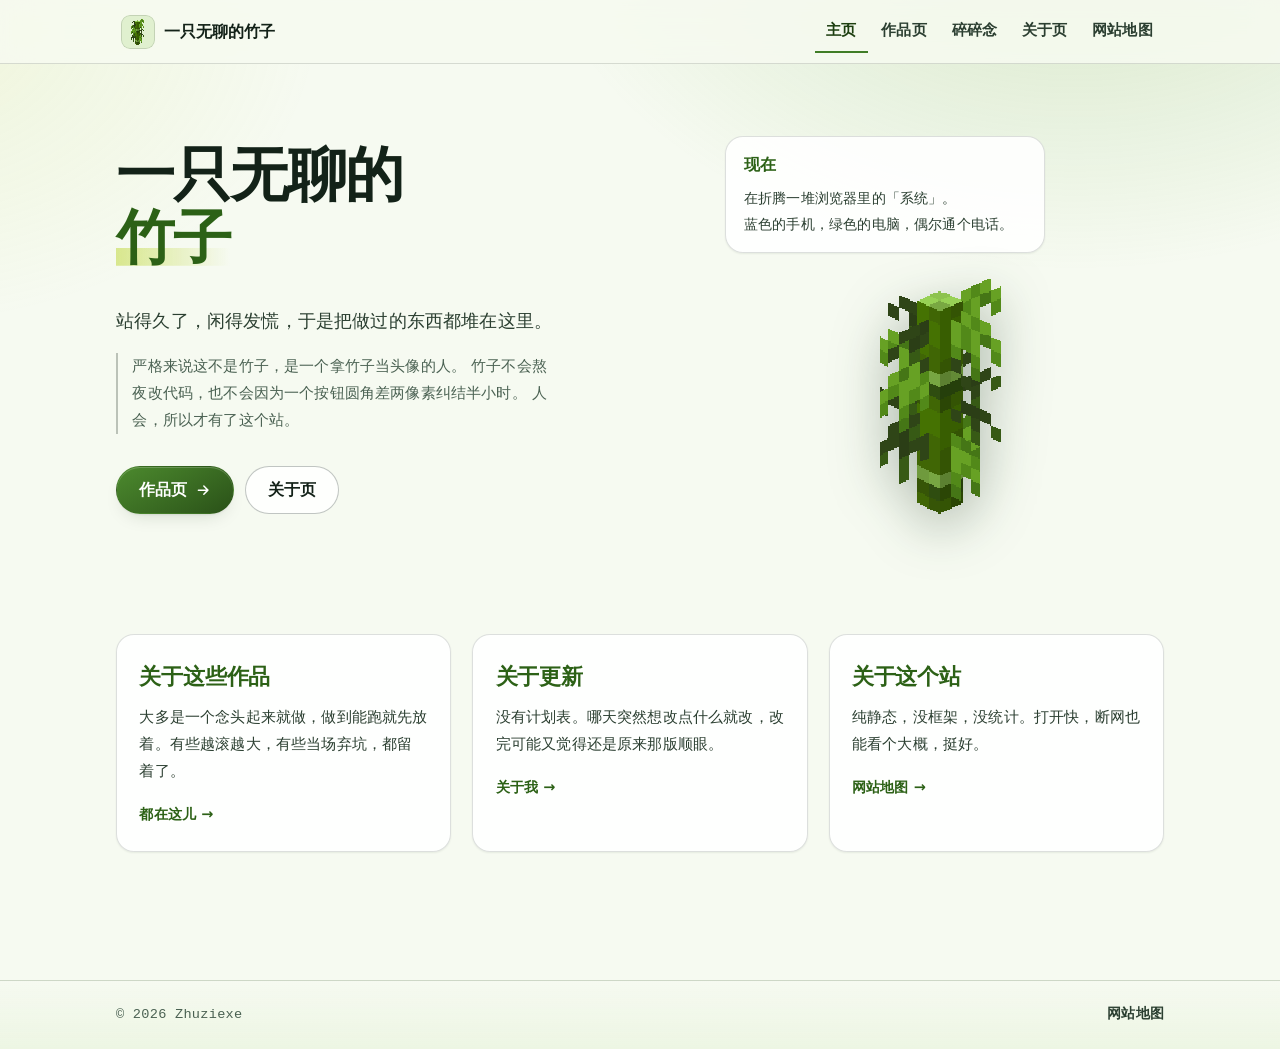
<file: index.html>
<!DOCTYPE html>
<html lang="zh-CN">
<head>
<meta charset="UTF-8" />
<meta name="viewport" content="width=device-width, initial-scale=1, viewport-fit=cover" />
<title>一只无聊的竹子</title>
<meta name="description" content="一只无聊的竹子。" />
<meta name="theme-color" content="#f6faf1" media="(prefers-color-scheme: light)" />
<meta name="theme-color" content="#0b1310" media="(prefers-color-scheme: dark)" />
<link rel="icon" href="./image/zhuzi.png" type="image/png" />
<link rel="apple-touch-icon" href="./image/zhuzi.png" />
<link rel="stylesheet" href="./style.css" />
<script>document.documentElement.classList.add('js');</script>
</head>
<body>
<a class="skip-link" href="#main">跳到主要内容</a>

<header class="site-header">
  <div class="wrap">
    <a class="brand" href="./" aria-label="一只无聊的竹子 · 主页">
      <img class="brand-logo" src="./image/zhuzi.png" alt="" width="34" height="34" />
      <span class="brand-name">一只无聊的竹子</span>
    </a>
    <nav class="nav" aria-label="主导航">
      <a href="./" aria-current="page">主页</a>
      <a href="./works.html">作品页</a>
      <a href="./notes.html">碎碎念</a>
      <a href="./about.html">关于页</a>
      <a href="./sitemap.html">网站地图</a>
    </nav>
  </div>
</header>

<main id="main">
  <section class="hero">
    <div class="wrap">
      <div class="hero__inner">
        <div class="hero__copy">
          <h1 class="reveal">一只无聊的<br /><em>竹子</em></h1>
          <p class="lead reveal" style="--d:80ms">
            站得久了，闲得发慌，于是把做过的东西都堆在这里。
          </p>
          <p class="hero__aside reveal" style="--d:120ms">
            严格来说这不是竹子，是一个拿竹子当头像的人。
            竹子不会熬夜改代码，也不会因为一个按钮圆角差两像素纠结半小时。
            人会，所以才有了这个站。
          </p>
          <div class="btn-row reveal" style="--d:160ms">
            <a class="btn btn--primary" href="./works.html">
              作品页
              <svg viewBox="0 0 24 24" fill="none" stroke="currentColor" stroke-width="2.2" stroke-linecap="round" stroke-linejoin="round" aria-hidden="true"><path d="M5 12h14M13 6l6 6-6 6"/></svg>
            </a>
            <a class="btn btn--ghost" href="./about.html">关于页</a>
          </div>
        </div>

        <div class="hero__art reveal" style="--d:120ms">
          <div class="hero__blurb">
            <span class="hero__blurb-tag">现在</span>
            <p>在折腾一堆浏览器里的「系统」。</p>
            <p>蓝色的手机，绿色的电脑，偶尔通个电话。</p>
          </div>
          <img class="hero-bamboo" src="./image/zhuzi.png" alt="像素竹子图标" width="250" height="250" />
        </div>
      </div>
    </div>
  </section>

  <section class="section section--tight hero-notes">
    <div class="wrap">
      <div class="hero-notes__grid">
        <a class="hero-notes__card reveal" href="./works.html">
          <span class="hero-notes__label">关于这些作品</span>
          <p>大多是一个念头起来就做，做到能跑就先放着。有些越滚越大，有些当场弃坑，都留着了。</p>
          <span class="hero-notes__link">都在这儿 →</span>
        </a>
        <a class="hero-notes__card reveal" style="--d:80ms" href="./about.html">
          <span class="hero-notes__label">关于更新</span>
          <p>没有计划表。哪天突然想改点什么就改，改完可能又觉得还是原来那版顺眼。</p>
          <span class="hero-notes__link">关于我 →</span>
        </a>
        <a class="hero-notes__card reveal" style="--d:160ms" href="./sitemap.html">
          <span class="hero-notes__label">关于这个站</span>
          <p>纯静态，没框架，没统计。打开快，断网也能看个大概，挺好。</p>
          <span class="hero-notes__link">网站地图 →</span>
        </a>
      </div>
    </div>
  </section>
</main>

<footer class="site-footer">
  <div class="wrap">
    <div class="footer__row">
      <p>© 2026 Zhuziexe</p>
      <a href="./sitemap.html">网站地图</a>
    </div>
  </div>
</footer>

<script src="./site.js" defer></script>
</body>
</html>
</file>
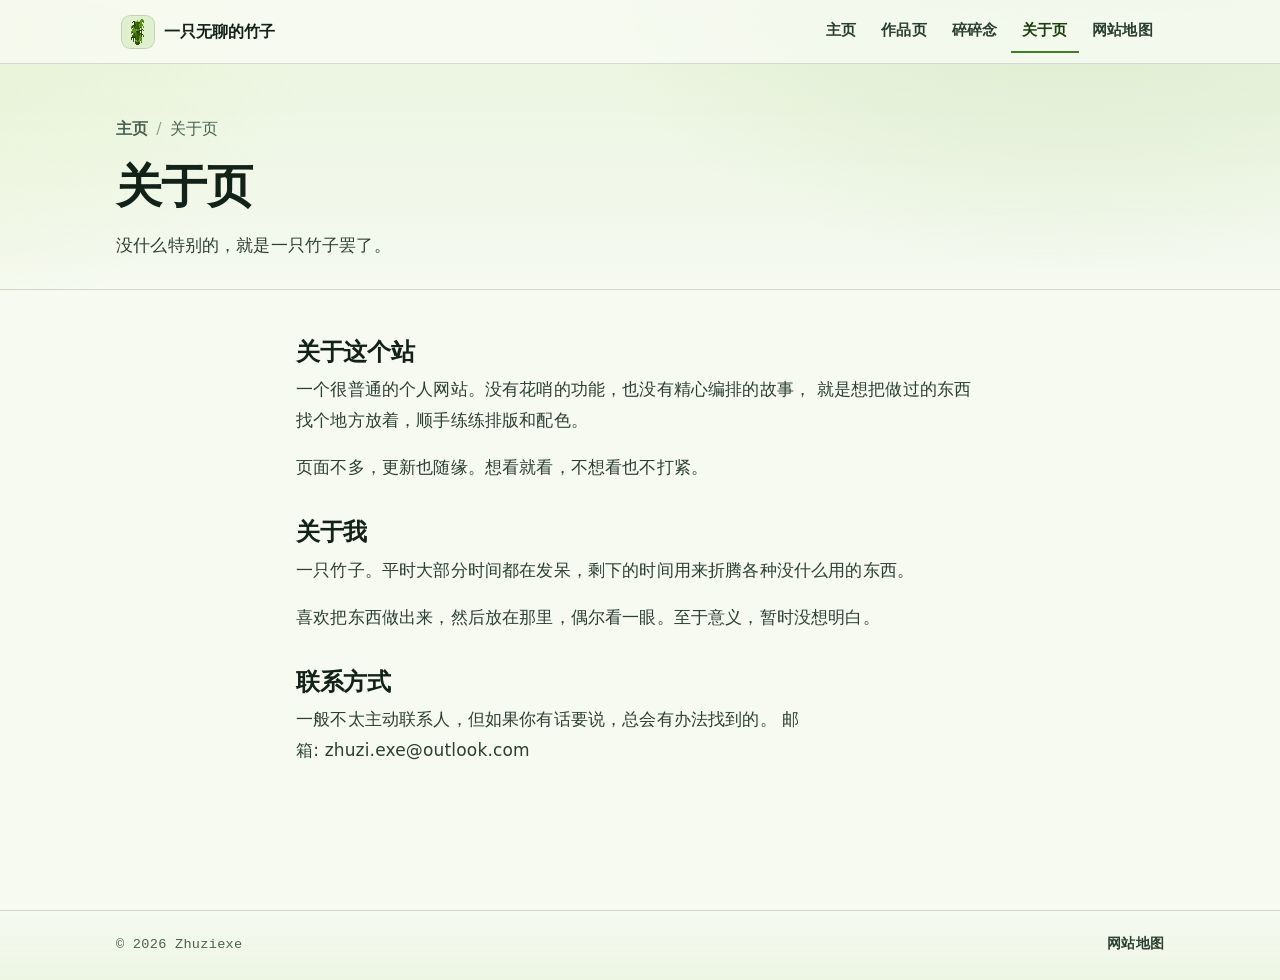
<file: about.html>
<!DOCTYPE html>
<html lang="zh-CN">
<head>
<meta charset="UTF-8" />
<meta name="viewport" content="width=device-width, initial-scale=1, viewport-fit=cover" />
<title>关于页 · 一只无聊的竹子</title>
<meta name="description" content="关于页。" />
<meta name="theme-color" content="#f6faf1" media="(prefers-color-scheme: light)" />
<meta name="theme-color" content="#0b1310" media="(prefers-color-scheme: dark)" />
<link rel="icon" href="./image/zhuzi.png" type="image/png" />
<link rel="apple-touch-icon" href="./image/zhuzi.png" />
<link rel="stylesheet" href="./style.css" />
<script>document.documentElement.classList.add('js');</script>
</head>
<body>
<a class="skip-link" href="#main">跳到主要内容</a>

<header class="site-header">
  <div class="wrap">
    <a class="brand" href="./" aria-label="一只无聊的竹子 · 主页">
      <img class="brand-logo" src="./image/zhuzi.png" alt="" width="34" height="34" />
      <span class="brand-name">一只无聊的竹子</span>
    </a>
    <nav class="nav" aria-label="主导航">
      <a href="./">主页</a>
      <a href="./works.html">作品页</a>
      <a href="./notes.html">碎碎念</a>
      <a href="./about.html" aria-current="page">关于页</a>
      <a href="./sitemap.html">网站地图</a>
    </nav>
  </div>
</header>

<main id="main">

  <div class="page-head">
    <div class="wrap">
      <nav class="crumbs" aria-label="面包屑">
        <a href="./">主页</a>
        <span aria-hidden="true">/</span>
        <span aria-current="page">关于页</span>
      </nav>
      <h1>关于页</h1>
      <p>没什么特别的，就是一只竹子罢了。</p>
    </div>
  </div>

  <section class="section section--tight">
    <div class="wrap wrap--narrow">

      <article class="prose reveal">
        <h2>关于这个站</h2>
        <p>
          一个很普通的个人网站。没有花哨的功能，也没有精心编排的故事，
          就是想把做过的东西找个地方放着，顺手练练排版和配色。
        </p>
        <p>
          页面不多，更新也随缘。想看就看，不想看也不打紧。
        </p>
      </article>

      <article class="prose reveal" style="--d:80ms">
        <h2>关于我</h2>
        <p>
          一只竹子。平时大部分时间都在发呆，剩下的时间用来折腾各种没什么用的东西。
        </p>
        <p>
          喜欢把东西做出来，然后放在那里，偶尔看一眼。至于意义，暂时没想明白。
        </p>
      </article>

      <article class="prose reveal" style="--d:160ms">
        <h2>联系方式</h2>
        <p>
          一般不太主动联系人，但如果你有话要说，总会有办法找到的。
          邮箱: zhuzi.exe@outlook.com
        </p>
      </article>
    </div>
  </section>
</main>

<footer class="site-footer">
  <div class="wrap">
    <div class="footer__row">
      <p>© 2026 Zhuziexe</p>
      <a href="./sitemap.html">网站地图</a>
    </div>
  </div>
</footer>

<script src="./site.js" defer></script>
</body>
</html>
</file>
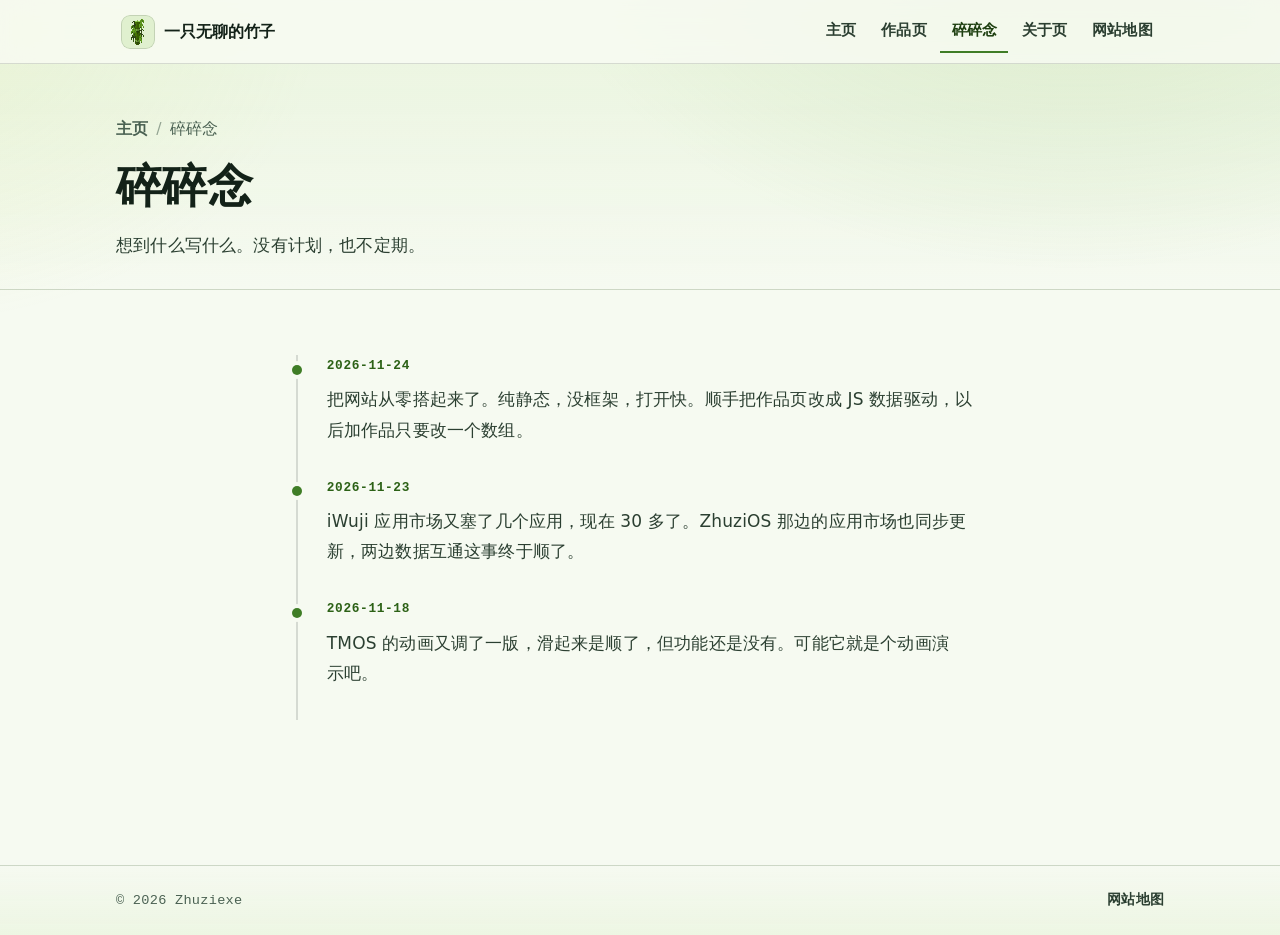
<file: notes.html>
<!DOCTYPE html>
<html lang="zh-CN">
<head>
<meta charset="UTF-8" />
<meta name="viewport" content="width=device-width, initial-scale=1, viewport-fit=cover" />
<title>碎碎念 · 一只无聊的竹子</title>
<meta name="description" content="一些没什么目的的随笔。" />
<meta name="theme-color" content="#f6faf1" media="(prefers-color-scheme: light)" />
<meta name="theme-color" content="#0b1310" media="(prefers-color-scheme: dark)" />
<link rel="icon" href="./image/zhuzi.png" type="image/png" />
<link rel="apple-touch-icon" href="./image/zhuzi.png" />
<link rel="stylesheet" href="./style.css" />
<script>document.documentElement.classList.add('js');</script>
</head>
<body>
<a class="skip-link" href="#main">跳到主要内容</a>

<header class="site-header">
  <div class="wrap">
    <a class="brand" href="./" aria-label="一只无聊的竹子 · 主页">
      <img class="brand-logo" src="./image/zhuzi.png" alt="" width="34" height="34" />
      <span class="brand-name">一只无聊的竹子</span>
    </a>
    <nav class="nav" aria-label="主导航">
      <a href="./">主页</a>
      <a href="./works.html">作品页</a>
      <a href="./notes.html" aria-current="page">碎碎念</a>
      <a href="./about.html">关于页</a>
      <a href="./sitemap.html">网站地图</a>
    </nav>
  </div>
</header>

<main id="main">

  <div class="page-head">
    <div class="wrap">
      <nav class="crumbs" aria-label="面包屑">
        <a href="./">主页</a>
        <span aria-hidden="true">/</span>
        <span aria-current="page">碎碎念</span>
      </nav>
      <h1>碎碎念</h1>
      <p>想到什么写什么。没有计划，也不定期。</p>
    </div>
  </div>

  <section class="section section--tight">
    <div class="wrap wrap--narrow">
      <ol class="notes" id="note-list"></ol>
    </div>
  </section>

</main>

<footer class="site-footer">
  <div class="wrap">
    <div class="footer__row">
      <p>© 2026 Zhuziexe</p>
      <a href="./sitemap.html">网站地图</a>
    </div>
  </div>
</footer>

<script src="./site.js" defer></script>
</body>
</html>
</file>
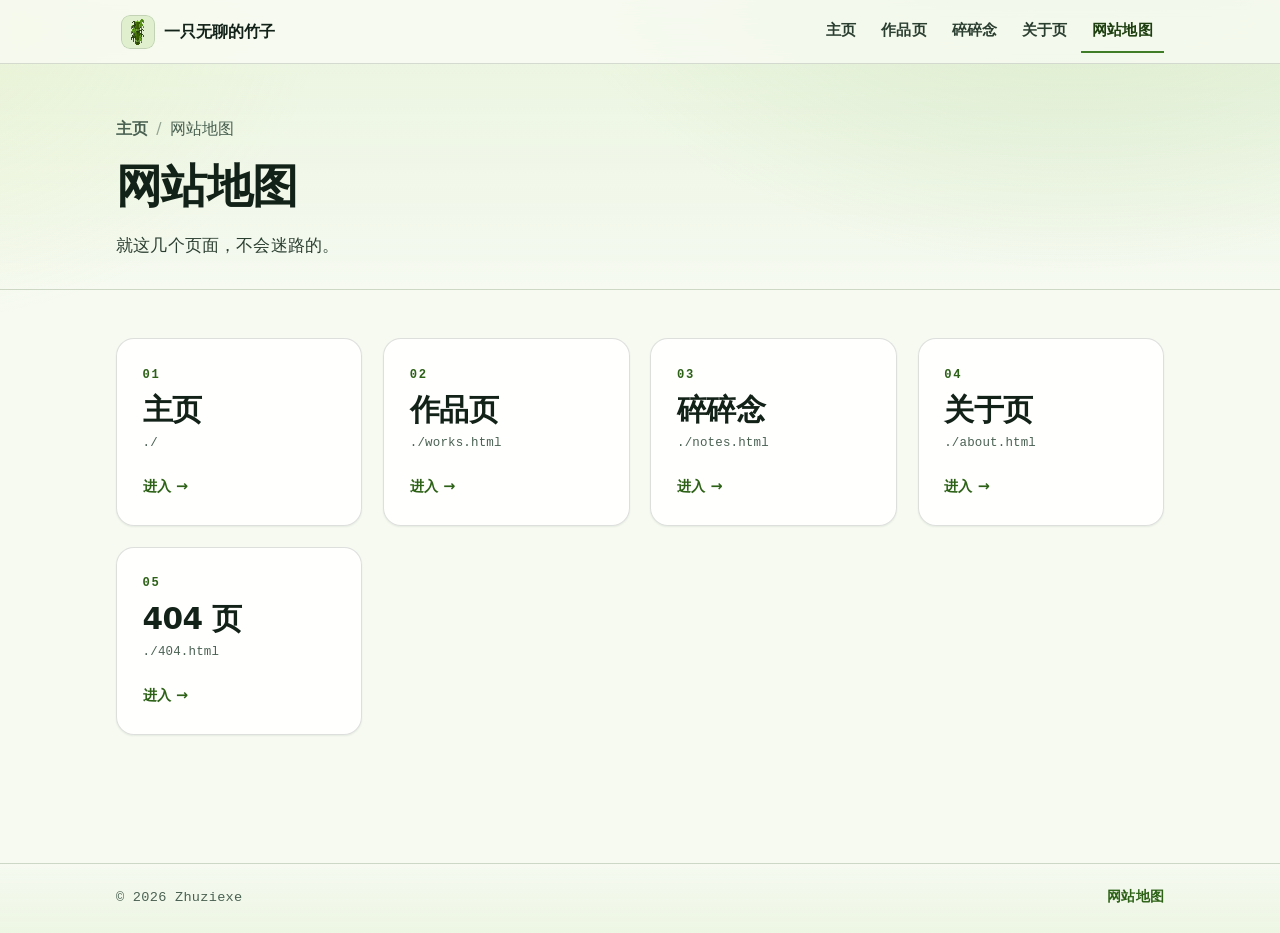
<file: sitemap.html>
<!DOCTYPE html>
<html lang="zh-CN">
<head>
<meta charset="UTF-8" />
<meta name="viewport" content="width=device-width, initial-scale=1, viewport-fit=cover" />
<title>网站地图 · 一只无聊的竹子</title>
<meta name="description" content="网站地图。" />
<meta name="theme-color" content="#f6faf1" media="(prefers-color-scheme: light)" />
<meta name="theme-color" content="#0b1310" media="(prefers-color-scheme: dark)" />
<link rel="icon" href="./image/zhuzi.png" type="image/png" />
<link rel="apple-touch-icon" href="./image/zhuzi.png" />
<link rel="stylesheet" href="./style.css" />
<script>document.documentElement.classList.add('js');</script>
</head>
<body>
<a class="skip-link" href="#main">跳到主要内容</a>

<header class="site-header">
  <div class="wrap">
    <a class="brand" href="./" aria-label="一只无聊的竹子 · 主页">
      <img class="brand-logo" src="./image/zhuzi.png" alt="" width="34" height="34" />
      <span class="brand-name">一只无聊的竹子</span>
    </a>
    <nav class="nav" aria-label="主导航">
      <a href="./">主页</a>
      <a href="./works.html">作品页</a>
      <a href="./notes.html">碎碎念</a>
      <a href="./about.html">关于页</a>
      <a href="./sitemap.html" aria-current="page">网站地图</a>
    </nav>
  </div>
</header>

<main id="main">

  <div class="page-head">
    <div class="wrap">
      <nav class="crumbs" aria-label="面包屑">
        <a href="./">主页</a>
        <span aria-hidden="true">/</span>
        <span aria-current="page">网站地图</span>
      </nav>
      <h1>网站地图</h1>
      <p>就这几个页面，不会迷路的。</p>
    </div>
  </div>

  <section class="section section--tight">
    <div class="wrap">
      <ul class="sitemap-cards">

        <li class="reveal">
          <a class="map-card" href="./">
            <span class="map-card__num">01</span>
            <h2>主页</h2>
            <code>./</code>
            <span class="map-card__go">进入 →</span>
          </a>
        </li>

        <li class="reveal" style="--d:60ms">
          <a class="map-card" href="./works.html">
            <span class="map-card__num">02</span>
            <h2>作品页</h2>
            <code>./works.html</code>
            <span class="map-card__go">进入 →</span>
          </a>
        </li>

        <li class="reveal" style="--d:120ms">
          <a class="map-card" href="./notes.html">
            <span class="map-card__num">03</span>
            <h2>碎碎念</h2>
            <code>./notes.html</code>
            <span class="map-card__go">进入 →</span>
          </a>
        </li>

        <li class="reveal" style="--d:180ms">
          <a class="map-card" href="./about.html">
            <span class="map-card__num">04</span>
            <h2>关于页</h2>
            <code>./about.html</code>
            <span class="map-card__go">进入 →</span>
          </a>
        </li>

        <li class="reveal" style="--d:240ms">
          <a class="map-card" href="./404.html">
            <span class="map-card__num">05</span>
            <h2>404 页</h2>
            <code>./404.html</code>
            <span class="map-card__go">进入 →</span>
          </a>
        </li>

      </ul>
    </div>
  </section>

</main>

<footer class="site-footer">
  <div class="wrap">
    <div class="footer__row">
      <p>© 2026 Zhuziexe</p>
      <a href="./sitemap.html" aria-current="page">网站地图</a>
    </div>
  </div>
</footer>

<script src="./site.js" defer></script>
</body>
</html>
</file>
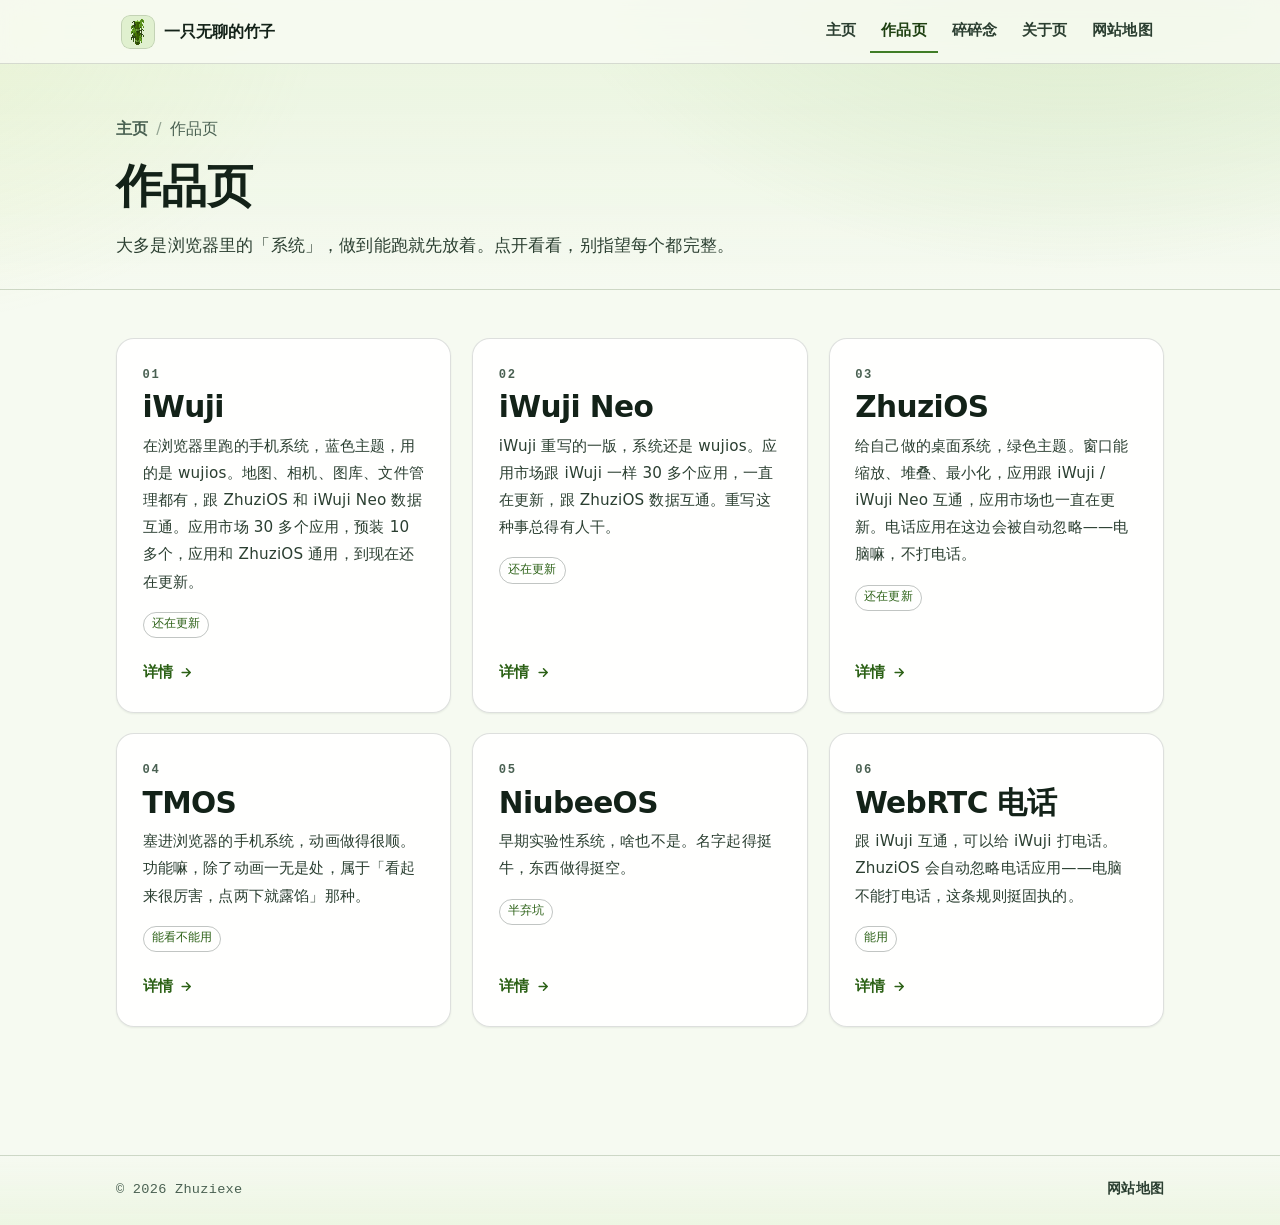
<file: works.html>
<!DOCTYPE html>
<html lang="zh-CN">
<head>
<meta charset="UTF-8" />
<meta name="viewport" content="width=device-width, initial-scale=1, viewport-fit=cover" />
<title>作品页 · 一只无聊的竹子</title>
<meta name="description" content="作品页。" />
<meta name="theme-color" content="#f6faf1" media="(prefers-color-scheme: light)" />
<meta name="theme-color" content="#0b1310" media="(prefers-color-scheme: dark)" />
<link rel="icon" href="./image/zhuzi.png" type="image/png" />
<link rel="apple-touch-icon" href="./image/zhuzi.png" />
<link rel="stylesheet" href="./style.css" />
<script>
document.documentElement.classList.add('js');
if (new URLSearchParams(location.search).get('work')) {
  document.documentElement.classList.add('work-detail-mode');
}
</script>
</head>
<body>
<a class="skip-link" href="#main">跳到主要内容</a>

<header class="site-header">
  <div class="wrap">
    <a class="brand" href="./" aria-label="一只无聊的竹子 · 主页">
      <img class="brand-logo" src="./image/zhuzi.png" alt="" width="34" height="34" />
      <span class="brand-name">一只无聊的竹子</span>
    </a>
    <nav class="nav" aria-label="主导航">
      <a href="./">主页</a>
      <a href="./works.html" aria-current="page">作品页</a>
      <a href="./notes.html">碎碎念</a>
      <a href="./about.html">关于页</a>
      <a href="./sitemap.html">网站地图</a>
    </nav>
  </div>
</header>

<main id="main">

  <div class="page-head">
    <div class="wrap">
      <nav class="crumbs" aria-label="面包屑">
        <a href="./">主页</a>
        <span aria-hidden="true">/</span>
        <span aria-current="page">作品页</span>
      </nav>
      <h1>作品页</h1>
      <p>大多是浏览器里的「系统」，做到能跑就先放着。点开看看，别指望每个都完整。</p>
    </div>
  </div>

  <section class="section section--tight" id="work-list-wrap">
    <div class="wrap">
      <ul class="works" id="work-list"></ul>
    </div>
  </section>

  <section class="section section--tight" id="work-detail-wrap">
    <div class="wrap wrap--narrow">
      <article class="detail" id="work-detail"></article>
    </div>
  </section>

</main>

<footer class="site-footer">
  <div class="wrap">
    <div class="footer__row">
      <p>© 2026 Zhuziexe</p>
      <a href="./sitemap.html">网站地图</a>
    </div>
  </div>
</footer>

<script src="./site.js" defer></script>
</body>
</html>
</file>
<file: style.css>
:root {
  color-scheme: light;

  --font-sans: system-ui, -apple-system, "Segoe UI", "Noto Sans SC",
    "PingFang SC", "Microsoft YaHei", "Hiragino Sans GB", sans-serif;
  --font-mono: ui-monospace, SFMono-Regular, "Cascadia Code", Menlo, Consolas, monospace;

  --bamboo-400: #8dc45f;
  --bamboo-500: #6bab41;
  --bamboo-600: #4c8a2e;
  --bamboo-700: #38691f;
  --bamboo-800: #2a5118;

  --bg: #f6faf1;
  --surface: #ffffff;
  --surface-2: #eef5e5;

  --text: #132218;
  --text-soft: #2b3f31;
  --text-mute: #4a6152;

  --line: rgba(19, 34, 24, 0.14);
  --line-strong: rgba(19, 34, 24, 0.26);

  --brand: #3f7d26;
  --brand-strong: #2c6116;
  --brand-ink: #1d3f10;
  --brand-soft: #e0f0cf;
  --accent: #cbdf63;
  --glow: rgba(107, 171, 65, 0.26);

  --shadow-xs: 0 1px 2px rgba(16, 36, 18, 0.07);
  --shadow-sm: 0 1px 2px rgba(16, 36, 18, 0.06), 0 8px 20px -10px rgba(16, 36, 18, 0.22);

  --radius-sm: 12px;
  --radius: 18px;
  --radius-lg: 26px;
  --radius-pill: 999px;

  --maxw: 1120px;
  --gutter: clamp(1rem, 4vw, 2.25rem);
  --header-h: 64px;
  --section-y: clamp(3rem, 7vw, 5rem);

  --ease: cubic-bezier(0.22, 0.61, 0.36, 1);
  --ease-out: cubic-bezier(0.16, 1, 0.3, 1);
}

@media (prefers-color-scheme: dark) {
  :root {
    color-scheme: dark;

    --bg: #0b1310;
    --surface: #121f18;
    --surface-2: #17281e;

    --text: #f0f7ec;
    --text-soft: #cbdec9;
    --text-mute: #a6bba7;

    --line: rgba(200, 232, 190, 0.15);
    --line-strong: rgba(200, 232, 190, 0.3);

    --brand: #8ccf74;
    --brand-strong: #a9e08f;
    --brand-ink: #d9f1d0;
    --brand-soft: rgba(140, 207, 116, 0.16);
    --accent: #d6e87b;
    --glow: rgba(140, 207, 116, 0.2);

    --shadow-xs: 0 1px 2px rgba(0, 0, 0, 0.45);
    --shadow-sm: 0 1px 2px rgba(0, 0, 0, 0.4), 0 10px 24px -12px rgba(0, 0, 0, 0.7);
  }
}

*,
*::before,
*::after {
  box-sizing: border-box;
}

html {
  -webkit-text-size-adjust: 100%;
  scroll-behavior: smooth;
  scroll-padding-top: calc(var(--header-h) + 1.25rem);
}

body {
  margin: 0;
  min-height: 100vh;
  font-family: var(--font-sans);
  font-size: 17px;
  font-weight: 500;
  line-height: 1.78;
  letter-spacing: 0.01em;
  color: var(--text);
  background-color: var(--bg);
  -webkit-font-smoothing: antialiased;
  overflow-x: hidden;
}

body::before {
  content: "";
  position: fixed;
  inset: 0;
  z-index: -2;
  pointer-events: none;
  background:
    radial-gradient(56rem 40rem at 84% -14%, var(--glow), transparent 62%),
    radial-gradient(44rem 32rem at -8% 2%, rgba(203, 223, 99, 0.16), transparent 60%);
}

img,
svg {
  max-width: 100%;
  display: block;
}

img {
  height: auto;
}

a {
  color: var(--brand-strong);
  text-decoration-color: color-mix(in srgb, currentColor 45%, transparent);
  text-underline-offset: 0.2em;
  transition: color 0.2s var(--ease);
}

h1,
h2,
h3 {
  margin: 0 0 0.5em;
  line-height: 1.18;
  letter-spacing: -0.015em;
  font-weight: 800;
  text-wrap: balance;
}

p {
  margin: 0 0 1em;
  text-wrap: pretty;
}

ul {
  margin: 0;
  padding: 0;
}

code {
  font-family: var(--font-mono);
  font-size: 0.92em;
}

::selection {
  background: var(--accent);
  color: #1d2a08;
}

:focus-visible {
  outline: 2.5px solid var(--brand);
  outline-offset: 3px;
  border-radius: 6px;
}

.wrap {
  width: 100%;
  max-width: var(--maxw);
  margin-inline: auto;
  padding-inline: var(--gutter);
}

.wrap--narrow {
  max-width: 760px;
}

main {
  display: block;
}

.section {
  padding-block: var(--section-y);
}

.section--tight {
  padding-block: clamp(1.9rem, 4.5vw, 3rem);
}

.skip-link {
  position: fixed;
  top: 0.5rem;
  left: 0.5rem;
  z-index: 200;
  padding: 0.6rem 1rem;
  border-radius: var(--radius-pill);
  background: var(--brand-strong);
  color: #fff;
  font-weight: 700;
  transform: translateY(-180%);
  transition: transform 0.2s var(--ease);
}

.skip-link:focus-visible {
  transform: none;
}

.center {
  text-align: center;
}

.site-header {
  position: sticky;
  top: 0;
  z-index: 100;
  height: var(--header-h);
  display: flex;
  align-items: center;
  background: color-mix(in srgb, var(--bg) 88%, transparent);
  backdrop-filter: saturate(160%) blur(14px);
  -webkit-backdrop-filter: saturate(160%) blur(14px);
  border-bottom: 1px solid var(--line);
}

.site-header .wrap {
  display: flex;
  align-items: center;
  gap: 1rem;
}

.brand {
  display: inline-flex;
  align-items: center;
  gap: 0.6rem;
  color: var(--text);
  text-decoration: none;
  font-weight: 800;
  letter-spacing: -0.01em;
  white-space: nowrap;
  padding: 0.3rem 0.55rem 0.3rem 0.3rem;
  border-radius: var(--radius-pill);
  transition: background 0.2s var(--ease);
}

.brand-logo {
  width: 34px;
  height: 34px;
  border-radius: 9px;
  object-fit: contain;
  background: var(--brand-soft);
  padding: 3px;
  box-shadow: inset 0 0 0 1px var(--line);
  image-rendering: pixelated;
}

.brand-name {
  font-size: 1.02rem;
}

.nav {
  margin-left: auto;
  display: flex;
  align-items: center;
  gap: 0.15rem;
}

.nav a {
  display: inline-block;
  padding: 0.4rem 0.7rem;
  color: var(--text-soft);
  font-size: 0.96rem;
  font-weight: 600;
  text-decoration: none;
  border-bottom: 2px solid transparent;
  transition: color 0.2s var(--ease), border-color 0.2s var(--ease);
}

.nav a[aria-current="page"] {
  color: var(--brand-ink);
  font-weight: 750;
  border-bottom-color: var(--brand);
}

@media (max-width: 640px) {
  .site-header {
    height: auto;
    padding-block: 0.55rem;
  }

  .site-header .wrap {
    flex-direction: column;
    align-items: stretch;
    gap: 0.45rem;
  }

  .brand {
    align-self: flex-start;
    padding-left: 0;
  }

  .brand-logo {
    width: 30px;
    height: 30px;
  }

  .nav {
    margin-left: 0;
    overflow-x: auto;
    scrollbar-width: none;
    margin-inline: calc(var(--gutter) * -1);
    padding-inline: var(--gutter);
    padding-bottom: 2px;
    scroll-snap-type: x proximity;
    -webkit-overflow-scrolling: touch;
  }

  .nav::-webkit-scrollbar {
    display: none;
  }

  .nav a {
    flex: 0 0 auto;
    scroll-snap-align: start;
  }
}

.btn {
  display: inline-flex;
  align-items: center;
  justify-content: center;
  gap: 0.5rem;
  min-height: 48px;
  padding: 0.7rem 1.35rem;
  border: 1px solid transparent;
  border-radius: var(--radius-pill);
  font: inherit;
  font-size: 0.97rem;
  font-weight: 750;
  letter-spacing: 0.01em;
  line-height: 1.2;
  text-decoration: none;
  cursor: pointer;
  -webkit-tap-highlight-color: transparent;
  transition: transform 0.22s var(--ease-out), box-shadow 0.22s var(--ease),
    background 0.22s var(--ease), border-color 0.22s var(--ease), color 0.22s var(--ease);
}

.btn svg {
  width: 1.05em;
  height: 1.05em;
  flex: none;
}

.btn--primary {
  color: #fff;
  background: linear-gradient(150deg, var(--bamboo-600), var(--bamboo-800));
  box-shadow: 0 1px 0 rgba(255, 255, 255, 0.2) inset, var(--shadow-sm);
}

.btn--ghost {
  color: var(--text);
  background: color-mix(in srgb, var(--surface) 85%, transparent);
  border-color: var(--line-strong);
}

.btn:active {
  transform: translateY(1px) scale(0.985);
}

.btn-row {
  display: flex;
  flex-wrap: wrap;
  gap: 0.7rem;
  align-items: center;
}

@media (hover: hover) and (pointer: fine) {
  a:not(.btn):not(.brand):not(.work__link):not(.map-card):not(.scroll-hint):not(.hero-notes__link):hover {
    color: var(--brand);
  }

  .brand:hover {
    background: var(--brand-soft);
  }

  .nav a:hover {
    color: var(--brand-strong);
  }

  .btn--primary:hover {
    color: #fff;
    transform: translateY(-2px);
    box-shadow: 0 1px 0 rgba(255, 255, 255, 0.24) inset,
      0 12px 26px -14px color-mix(in srgb, var(--bamboo-800) 80%, transparent);
  }

  .btn--ghost:hover {
    color: var(--brand-ink);
    border-color: color-mix(in srgb, var(--brand) 55%, transparent);
    background: var(--brand-soft);
    transform: translateY(-2px);
  }
}

@media (hover: none) {
  .btn--ghost:active {
    background: var(--brand-soft);
    color: var(--brand-ink);
  }

  .btn--primary:active {
    color: #fff;
  }
}

.hero {
  position: relative;
  padding-block: clamp(2.4rem, 6vw, 4.5rem) clamp(2.5rem, 6vw, 4rem);
}

.hero__inner {
  display: grid;
  grid-template-columns: minmax(0, 1.12fr) minmax(0, 0.88fr);
  gap: clamp(1.5rem, 4vw, 3.5rem);
  align-items: center;
}

.hero__copy {
  min-width: 0;
}

.hero h1 {
  font-size: clamp(2.1rem, 5vw, 3.7rem);
  letter-spacing: -0.03em;
  line-height: 1.06;
  margin-bottom: 0.6em;
}

.hero h1 em {
  font-style: normal;
  color: var(--brand-strong);
  background-image: linear-gradient(90deg, color-mix(in srgb, var(--accent) 70%, transparent), transparent);
  background-repeat: no-repeat;
  background-position: left 88%;
  background-size: 100% 0.3em;
}

.hero .lead {
  font-size: clamp(1.02rem, 1.5vw, 1.12rem);
  font-weight: 500;
  color: var(--text-soft);
  max-width: 40ch;
  margin-bottom: 1rem;
}

.hero__aside {
  font-size: 0.95rem;
  color: var(--text-mute);
  max-width: 46ch;
  border-left: 2px solid var(--line-strong);
  padding-left: 0.9rem;
  margin-bottom: 2rem;
}

.scroll-hint {
  display: inline-flex;
  align-items: center;
  gap: 0.5rem;
  margin-top: 2rem;
  font-size: 0.82rem;
  font-family: var(--font-mono);
  letter-spacing: 0.1em;
  color: var(--text-mute);
  text-decoration: none;
}

.scroll-hint svg {
  width: 15px;
  height: 15px;
  animation: nudge 2.4s var(--ease) infinite;
}

@keyframes nudge {
  0%, 60%, 100% { transform: translateY(0); }
  30% { transform: translateY(4px); }
}

.hero__art {
  display: flex;
  flex-direction: column;
  align-items: center;
  gap: 1.2rem;
  min-height: 280px;
}

.hero__blurb {
  order: -1;
  align-self: stretch;
  max-width: 320px;
  padding: 0.9rem 1.1rem;
  border: 1px solid var(--line);
  border-radius: var(--radius);
  background: color-mix(in srgb, var(--surface) 88%, transparent);
  font-size: 0.9rem;
  color: var(--text-soft);
  box-shadow: var(--shadow-xs);
}

.hero__blurb-tag {
  display: inline-block;
  font-family: var(--font-sans);
  font-size: 1rem;
  font-weight: 800;
  letter-spacing: 0;
  color: var(--brand-strong);
  margin-bottom: 0.4rem;
}

.hero__blurb p {
  margin: 0;
}

@media (max-width: 860px) {
  .hero__inner {
    grid-template-columns: minmax(0, 1fr);
    gap: 1.4rem;
  }

  .hero__art {
    order: -1;
    min-height: auto;
  }

  .hero-bamboo {
    width: clamp(130px, 34vw, 180px);
  }
}

.hero-bamboo {
  width: clamp(150px, 24vw, 250px);
  height: auto;
  image-rendering: pixelated;
  filter: drop-shadow(0 16px 26px rgba(20, 50, 25, 0.3));
  animation: bob 6.5s var(--ease) infinite;
}

@keyframes bob {
  0%, 100% { transform: translateY(0) rotate(-1.4deg); }
  50% { transform: translateY(-10px) rotate(1.4deg); }
}

.hero-notes__grid {
  display: grid;
  grid-template-columns: repeat(auto-fit, minmax(min(100%, 260px), 1fr));
  gap: clamp(0.9rem, 2vw, 1.3rem);
}

.hero-notes__card {
  display: block;
  padding: clamp(1.1rem, 2.4vw, 1.4rem);
  border: 1px solid var(--line);
  border-radius: var(--radius);
  background: color-mix(in srgb, var(--surface) 88%, transparent);
  box-shadow: var(--shadow-xs);
  color: inherit;
  text-decoration: none;
  -webkit-tap-highlight-color: transparent;
  transition: transform 0.3s var(--ease-out), box-shadow 0.3s var(--ease),
    border-color 0.3s var(--ease);
}

.hero-notes__card p {
  color: var(--text-soft);
  font-size: 0.95rem;
  margin: 0.5rem 0 0.8rem;
}

.hero-notes__label {
  font-family: var(--font-sans);
  font-size: 1.35rem;
  font-weight: 800;
  letter-spacing: -0.01em;
  color: var(--brand-strong);
}

.hero-notes__link {
  font-size: 0.9rem;
  font-weight: 750;
  color: var(--brand-strong);
  text-decoration: none;
}

@media (hover: hover) and (pointer: fine) {
  .hero-notes__card:hover {
    transform: translateY(-4px);
    border-color: color-mix(in srgb, var(--brand) 42%, var(--line));
    box-shadow: var(--shadow-sm);
  }
}

.hero-notes__card:active {
  transform: scale(0.99);
}

.page-head {
  padding-block: clamp(1.9rem, 4.5vw, 3.2rem) clamp(1.1rem, 2.5vw, 1.8rem);
  border-bottom: 1px solid var(--line);
  background: linear-gradient(180deg, color-mix(in srgb, var(--brand-soft) 45%, transparent), transparent);
}

.page-head h1 {
  font-size: clamp(1.85rem, 4.4vw, 2.9rem);
  margin-bottom: 0.35em;
}

.page-head p {
  color: var(--text-soft);
  max-width: 58ch;
  margin-bottom: 0;
}

.crumbs {
  display: flex;
  flex-wrap: wrap;
  align-items: center;
  gap: 0.5rem;
  font-family: var(--font-sans);
  font-size: 0.98rem;
  letter-spacing: 0.01em;
  color: var(--text-mute);
  margin-bottom: 1rem;
}

.crumbs a {
  color: var(--text-mute);
  text-decoration: none;
  font-weight: 600;
}

.crumbs span[aria-hidden] {
  opacity: 0.55;
}

.prose + .prose {
  margin-top: clamp(1.5rem, 4vw, 2.25rem);
}

.prose h2 {
  font-size: clamp(1.2rem, 2.6vw, 1.5rem);
  margin-bottom: 0.5rem;
}

.prose p {
  color: var(--text-soft);
}

.works {
  list-style: none;
  display: grid;
  grid-template-columns: repeat(auto-fit, minmax(min(100%, 300px), 1fr));
  gap: clamp(0.9rem, 2vw, 1.3rem);
}

.work {
  display: flex;
  flex-direction: column;
  height: 100%;
  padding: clamp(1.2rem, 2.6vw, 1.6rem);
  border: 1px solid var(--line);
  border-radius: var(--radius);
  background: color-mix(in srgb, var(--surface) 92%, transparent);
  box-shadow: var(--shadow-xs);
  text-decoration: none;
  color: inherit;
  -webkit-tap-highlight-color: transparent;
  transition: transform 0.3s var(--ease-out), box-shadow 0.3s var(--ease),
    border-color 0.3s var(--ease), background 0.3s var(--ease);
}

.work__num {
  font-family: var(--font-mono);
  font-size: 0.76rem;
  font-weight: 700;
  letter-spacing: 0.14em;
  color: var(--text-mute);
}

.work h2 {
  font-family: var(--font-sans);
  font-size: clamp(1.5rem, 3vw, 1.85rem);
  font-weight: 800;
  margin: 0.25rem 0 0.5rem;
}

.work p {
  color: var(--text-soft);
  font-size: 0.95rem;
  margin-bottom: 1rem;
}

.work__meta {
  display: flex;
  flex-wrap: wrap;
  align-items: center;
  gap: 0.4rem 0.7rem;
  font-family: var(--font-mono);
  font-size: 0.76rem;
  color: var(--text-mute);
  margin-bottom: 0.9rem;
}

.work__status {
  padding: 0.1rem 0.5rem;
  border-radius: var(--radius-pill);
  border: 1px solid var(--line-strong);
  color: var(--brand-strong);
}

.work__link {
  margin-top: auto;
  display: inline-flex;
  align-items: center;
  gap: 0.4rem;
  align-self: flex-start;
  font-size: 0.94rem;
  font-weight: 750;
  color: var(--brand-strong);
  padding: 0.4rem 0 0;
}

.work__link svg {
  width: 15px;
  height: 15px;
  transition: transform 0.26s var(--ease-out);
}

.work h2,
.map-card h2 {
  letter-spacing: -0.02em;
}

@media (hover: hover) and (pointer: fine) {
  .work:hover {
    transform: translateY(-4px);
    border-color: color-mix(in srgb, var(--brand) 42%, var(--line));
    box-shadow: var(--shadow-sm);
  }

  .work:hover .work__link svg {
    transform: translateX(4px);
  }
}

.work:active {
  transform: scale(0.99);
}

.sitemap-cards {
  list-style: none;
  display: grid;
  grid-template-columns: repeat(auto-fit, minmax(min(100%, 240px), 1fr));
  gap: clamp(0.9rem, 2vw, 1.3rem);
}

.map-card {
  display: flex;
  flex-direction: column;
  gap: 0.3rem;
  height: 100%;
  padding: clamp(1.2rem, 2.6vw, 1.6rem);
  border: 1px solid var(--line);
  border-radius: var(--radius);
  background: color-mix(in srgb, var(--surface) 92%, transparent);
  box-shadow: var(--shadow-xs);
  text-decoration: none;
  color: inherit;
  transition: transform 0.3s var(--ease-out), box-shadow 0.3s var(--ease),
    border-color 0.3s var(--ease);
  -webkit-tap-highlight-color: transparent;
}

.map-card__num {
  font-family: var(--font-mono);
  font-size: 0.76rem;
  font-weight: 700;
  letter-spacing: 0.14em;
  color: var(--brand-strong);
}

.map-card h2 {
  font-family: var(--font-sans);
  font-size: clamp(1.5rem, 3vw, 1.85rem);
  font-weight: 800;
  margin: 0.1rem 0 0;
}

.map-card code {
  font-size: 0.78rem;
  color: var(--text-mute);
}

.map-card__go {
  margin-top: auto;
  padding-top: 0.9rem;
  font-size: 0.9rem;
  font-weight: 750;
  color: var(--brand-strong);
}

@media (hover: hover) and (pointer: fine) {
  .map-card:hover {
    transform: translateY(-4px);
    border-color: color-mix(in srgb, var(--brand) 45%, var(--line));
    box-shadow: var(--shadow-sm);
  }
}

.map-card:active {
  transform: scale(0.99);
}

.site-footer {
  margin-top: var(--section-y);
  border-top: 1px solid var(--line);
  background: linear-gradient(180deg, transparent, color-mix(in srgb, var(--brand-soft) 40%, transparent));
  padding-block: 1.4rem;
}

.footer__row {
  display: flex;
  flex-wrap: wrap;
  align-items: center;
  justify-content: space-between;
  gap: 0.55rem 1.25rem;
  font-size: 0.85rem;
  color: var(--text-mute);
}

.footer__row p {
  margin: 0;
  font-family: var(--font-mono);
  letter-spacing: 0.02em;
}

.footer__row a {
  color: var(--text-soft);
  text-decoration: none;
  font-family: var(--font-mono);
  font-size: 0.85rem;
  font-weight: 750;
}

.footer__row a[aria-current="page"] {
  color: var(--brand-strong);
}

@media (hover: hover) and (pointer: fine) {
  .footer__row a:hover {
    color: var(--brand-strong);
    text-decoration: underline;
    text-underline-offset: 0.2em;
  }
}

html.js .reveal {
  opacity: 0;
  transform: translateY(16px);
  transition: opacity 0.65s var(--ease-out), transform 0.65s var(--ease-out);
  transition-delay: var(--d, 0ms);
}

html.js .reveal.is-in {
  opacity: 1;
  transform: none;
}

html.work-detail-mode #work-list-wrap {
  display: none;
}

html:not(.work-detail-mode) #work-detail-wrap {
  display: none;
}

.notes {
  list-style: none;
  border-left: 2px solid var(--line);
  padding-left: 0;
  margin-left: 0;
}

.note {
  position: relative;
  padding: 0 0 clamp(1.4rem, 3vw, 2rem) clamp(1.2rem, 3vw, 1.8rem);
}

.note::before {
  content: "";
  position: absolute;
  left: -6px;
  top: 0.6rem;
  width: 10px;
  height: 10px;
  border-radius: 50%;
  background: var(--brand);
  box-shadow: 0 0 0 4px var(--bg);
}

.note time {
  font-family: var(--font-mono);
  font-size: 0.8rem;
  font-weight: 700;
  letter-spacing: 0.05em;
  color: var(--brand-strong);
  display: block;
  margin-bottom: 0.4rem;
}

.note p {
  color: var(--text-soft);
  margin: 0;
}

.detail h1 {
  display: flex;
  flex-wrap: wrap;
  align-items: baseline;
  gap: 0.6rem;
  font-size: clamp(1.9rem, 4.4vw, 2.7rem);
  margin-bottom: 0.8rem;
}

.detail__status {
  font-family: var(--font-mono);
  font-size: 0.78rem;
  font-weight: 700;
  color: var(--brand-strong);
  padding: 0.2rem 0.7rem;
  border: 1px solid var(--line-strong);
  border-radius: var(--radius-pill);
  letter-spacing: 0;
}

.detail__lead {
  color: var(--text-soft);
  font-size: 1.05rem;
  margin-bottom: 2rem;
}

.detail h2 {
  font-size: clamp(1.2rem, 2.6vw, 1.5rem);
  margin-bottom: 0.8rem;
}

.detail__features {
  list-style: none;
  display: grid;
  gap: 0.55rem;
  margin-bottom: 2rem;
}

.detail__features li {
  position: relative;
  padding-left: 1.4rem;
  color: var(--text-soft);
}

.detail__features li::before {
  content: "";
  position: absolute;
  left: 0;
  top: 0.72em;
  width: 7px;
  height: 7px;
  border-radius: 2px;
  background: var(--bamboo-500);
}

.detail__actions {
  display: flex;
  flex-wrap: wrap;
  gap: 0.7rem;
}

@media print {
  body::before,
  .site-header,
  .site-footer,
  .scroll-hint,
  .hero-bamboo {
    display: none !important;
  }

  body {
    background: #fff;
    color: #000;
    font-size: 12pt;
  }

  .work,
  .map-card {
    box-shadow: none;
    border-color: #bbb;
    break-inside: avoid;
  }

  a {
    color: #000;
    text-decoration: underline;
  }

  html.js .reveal {
    opacity: 1;
    transform: none;
  }
}
</file>
